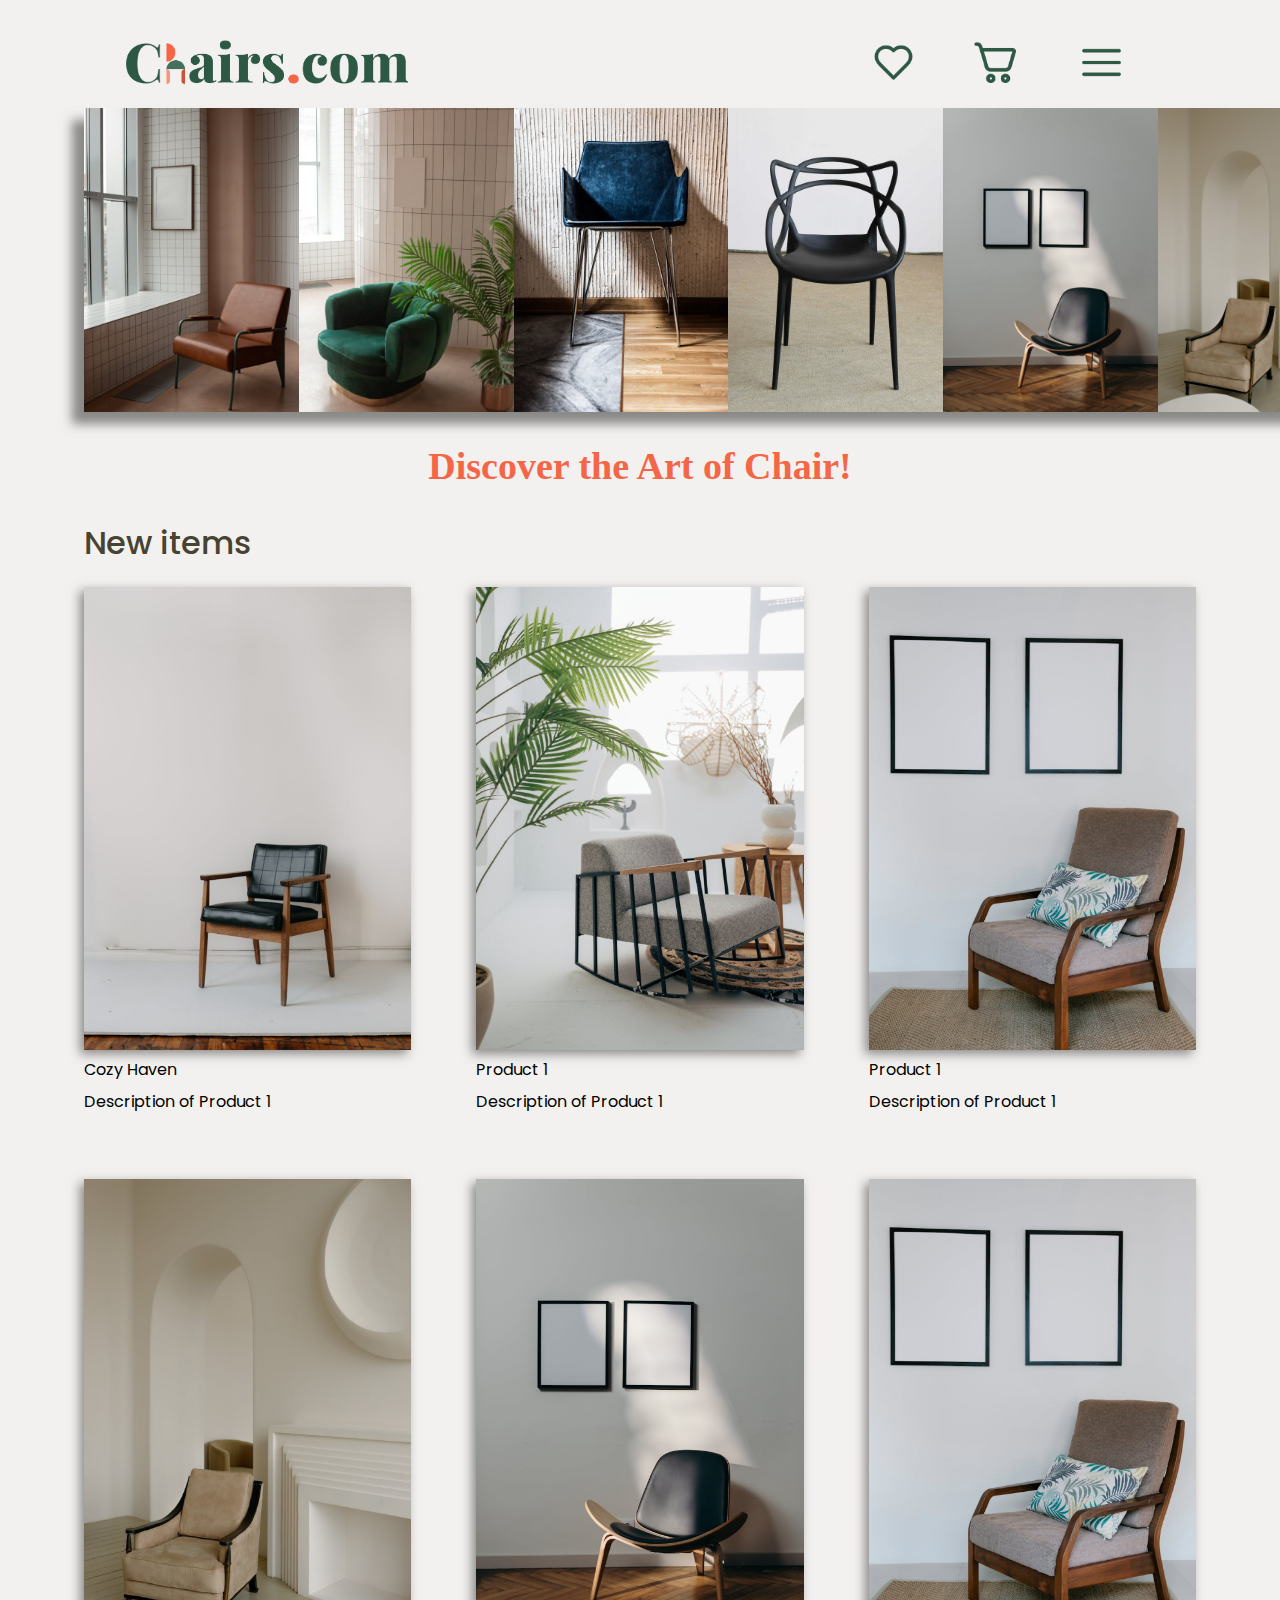
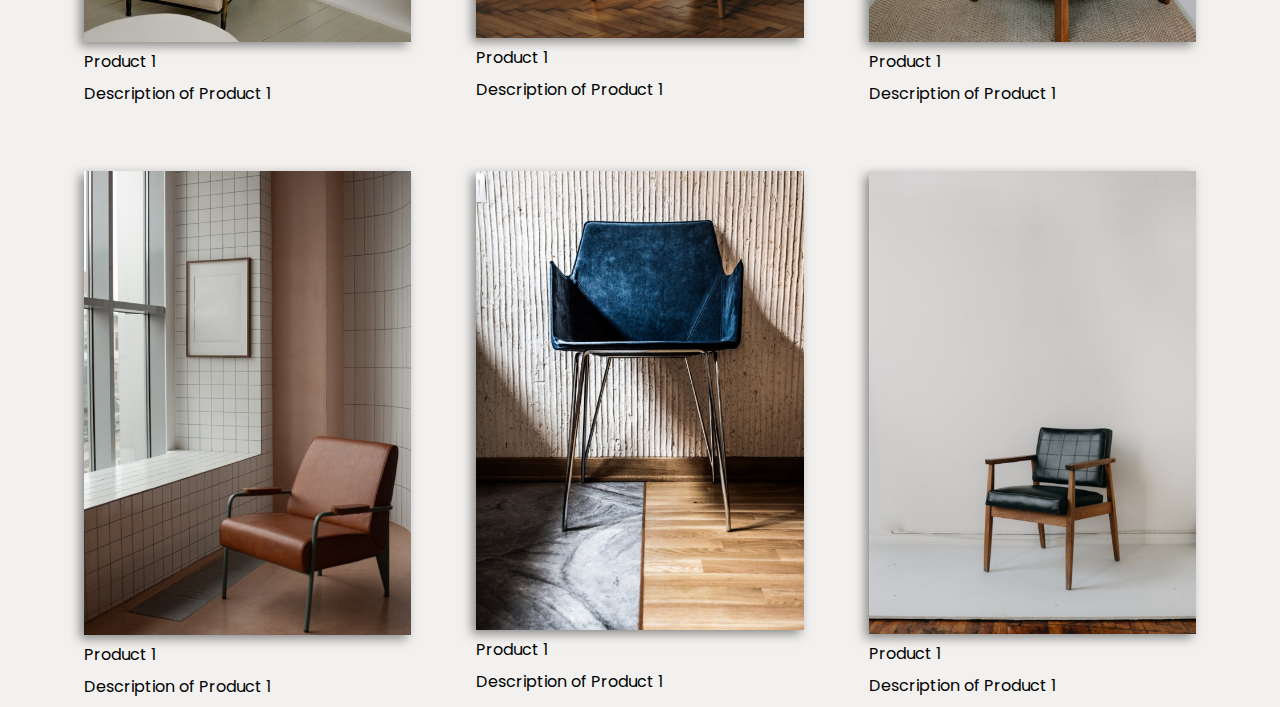
<file: index.html>
<!DOCTYPE html>
<html lang="en">
<head>
    <meta charset="UTF-8">
    <meta name="viewport" content="width=device-width, initial-scale=1.0">
    <title>Document</title>
    <link rel="stylesheet" type="text/css" href="index.css">
    <link rel="stylesheet" href="https://fonts.googleapis.com/css2?family=Poppins:wght@400;700&display=swap">
    <link rel="stylesheet" href="https://fonts.googleapis.com/css2?family=Playfair+Display&display=swap">
    <script>
        document.addEventListener('DOMContentLoaded', function() {
            document.querySelector('.btn-menu').addEventListener('click', function() {
                document.querySelector('.sidebar').classList.toggle('active');
                document.querySelector('.overlay').classList.toggle('active');
            });
            document.querySelector('.overlay').addEventListener('click', function() {
                document.querySelector('.sidebar').classList.remove('active');
                this.classList.remove('active');
            });
            let toggleList = document.querySelectorAll('.toggle-sublist');
            toggleList.forEach(function(item) {
                item.addEventListener('click', function() {
                let sublist = this.querySelector('.sub-list');
                sublist.classList.toggle('opened');
            });
        });
        });
    </script>
</head>
<body>
    <header>
        <nav>
            <div class="menu">
                <ul>
                    <li class="logo">
                        <a href="index.html">
                            <img src="image/icons/logo.png" alt="">
                        </a>
                    </li>
                </ul>
                <ul class="icons">
                    <li><a href="html/favorites.html">
                        <img src="image/icons/favorites.png" alt="">
                    </a></li>
                    <li><a href="html/cart.html">
                        <img src="image/icons/cart.png" alt="">
                    </a></li>
                    <li><a class = 'btn-menu'>
                        <img src="image/icons/menu.png" alt="">
                    </a></li>
                </ul> 
            </div>
            <div class="overlay"></div>
            <div class="sidebar">
                <ul class="main-list">
                    <li class="toggle-sublist">Kategories
                        <ul class="sub-list">
                            <li><a style="text-decoration: none; color: inherit" href="html/catalog.html">Armchairs</a></li>
                            <li>Dining chairs</li>
                            <li>Office chairs</li>
                            <li>Accent chairs</li>
                        </ul>
                    </li>
                    <li><a style="text-decoration: none; color: inherit" href="html/delivery.html">Delivery</a></li>
                    <li><a style="text-decoration: none; color: inherit" href="html/about.html">About us</a></li>
                    <li><a style="text-decoration: none; color: inherit" href="html/contacts.html">Contacts</a></li>
                </ul>
            </div>
        </nav>
    </header>
    
    
    <div class="image-slider-container">
        <div class="image-slider">
            <img src="image/photos/chair1.png" alt="Image 1">
            <img src="image/photos/chair2.png" alt="Image 2">
            <img src="image/photos/chair3.png" alt="Image 3">
            <img src="image/photos/chair4.png" alt="Image 4">
            <img src="image/photos/chair5.png" alt="Image 5">
            <img src="image/photos/chair9.png" alt="Image 6">
        </div>
    </div>

    <div class="tagline-block">
        <h2>Discover the Art of Chair!</h2>
    </div>

    <div class="new-items">
        <div class="top-block">
            <div class="left-element">New items</div>
        </div>
        <div class="product-grid">
            <div class="product">
                <img src="image/photos/chair6.png" alt="Product 1">
                <span>Cozy Haven</span>
                <span>Description of Product 1</span>
            </div>
            <div class="product">
                <img src="image/photos/chair7.png" alt="Product 2">
                <span>Product 1</span>
                <span>Description of Product 1</span>
            </div>
            <div class="product">
                <img src="image/photos/chair8.png" alt="Product 3">
                <span>Product 1</span>
                <span>Description of Product 1</span>
            </div>
            <div class="product">
                <img src="image/photos/chair9.png" alt="Product 4">
                <span>Product 1</span>
                <span>Description of Product 1</span>
            </div>
            <div class="product">
                <img src="image/photos/chair5.png" alt="Product 5">
                <span>Product 1</span>
                <span>Description of Product 1</span>
            </div>
            <div class="product">
                <img src="image/photos/chair8.png" alt="Product 6">
                <span>Product 1</span>
                <span>Description of Product 1</span>
            </div>
            <div class="product">
                <img src="image/photos/chair1.png" alt="Product 6">
                <span>Product 1</span>
                <span>Description of Product 1</span>
            </div>
            <div class="product">
                <img src="image/photos/chair3.png" alt="Product 6">
                <span>Product 1</span>
                <span>Description of Product 1</span>
            </div>
            <div class="product">
                <img src="image/photos/chair6.png" alt="Product 6">
                <span>Product 1</span>
                <span>Description of Product 1</span>
            </div>
        </div>
    </div>

    
</body>
</html>
</file>
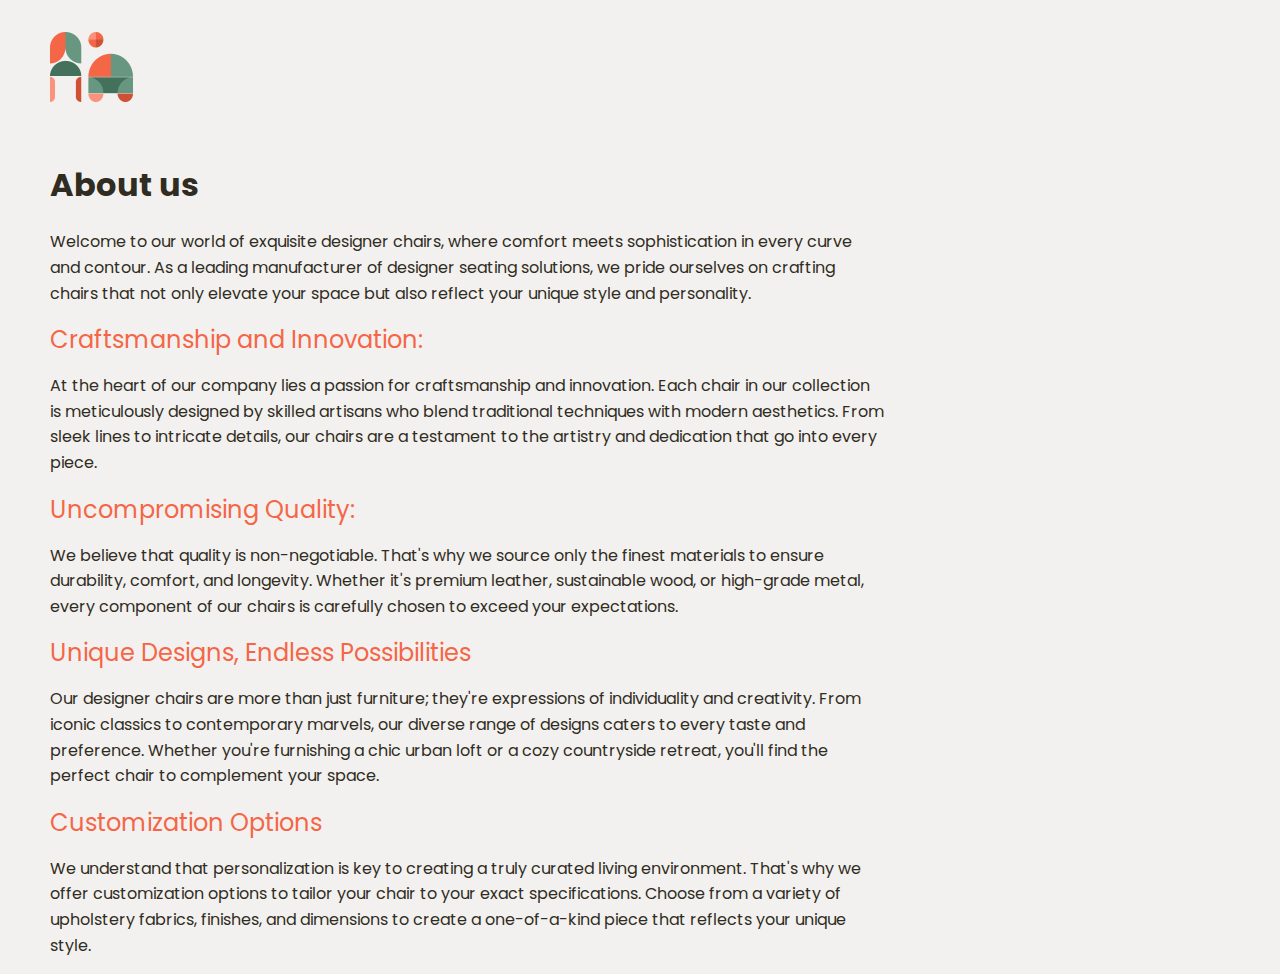
<file: html/about.html>
<!DOCTYPE html>
<html lang="en">
<head>
    <meta charset="UTF-8">
    <meta name="viewport" content="width=device-width, initial-scale=1.0">
    <title>About</title>
    <link rel="stylesheet" type="text/css" href="../css/about.css">
    <link rel="stylesheet" type="text/css" href="../index.css">
    <link rel="stylesheet" href="https://fonts.googleapis.com/css2?family=Poppins:wght@400;700&display=swap">
</head>
<body>
    <header>
        <a href="../index.html">
            <img src="../image/icons/logo2.png" alt="">
        </a>
    </header>
    <main class = "aboutUs">
        <div id="about">
            <h1>About us</h1>
            <p>Welcome to our world of exquisite designer chairs, where comfort meets sophistication in every curve and contour. As a leading manufacturer of designer seating solutions, we pride ourselves on crafting chairs that not only elevate your space but also reflect your unique style and personality.</p>
        </div>
        <div id="craftsmanship">
            <span>Craftsmanship and Innovation:</span>
            <p>At the heart of our company lies a passion for craftsmanship and innovation. Each chair in our collection is meticulously designed by skilled artisans who blend traditional techniques with modern aesthetics. From sleek lines to intricate details, our chairs are a testament to the artistry and dedication that go into every piece.</p>
        </div>
        <div id="quality">
            <span>Uncompromising Quality:</span>
            <p>We believe that quality is non-negotiable. That's why we source only the finest materials to ensure durability, comfort, and longevity. Whether it's premium leather, sustainable wood, or high-grade metal, every component of our chairs is carefully chosen to exceed your expectations.</p>
        </div>
        <div id="designs">
            <span>Unique Designs, Endless Possibilities</span>
            <p>Our designer chairs are more than just furniture; they're expressions of individuality and creativity. From iconic classics to contemporary marvels, our diverse range of designs caters to every taste and preference. Whether you're furnishing a chic urban loft or a cozy countryside retreat, you'll find the perfect chair to complement your space.</p>
        </div>
        <div id="customization">
            <span>Customization Options</span>
            <p>We understand that personalization is key to creating a truly curated living environment. That's why we offer customization options to tailor your chair to your exact specifications. Choose from a variety of upholstery fabrics, finishes, and dimensions to create a one-of-a-kind piece that reflects your unique style.</p>
        </div>
    </main>
</body>
</html>
</file>
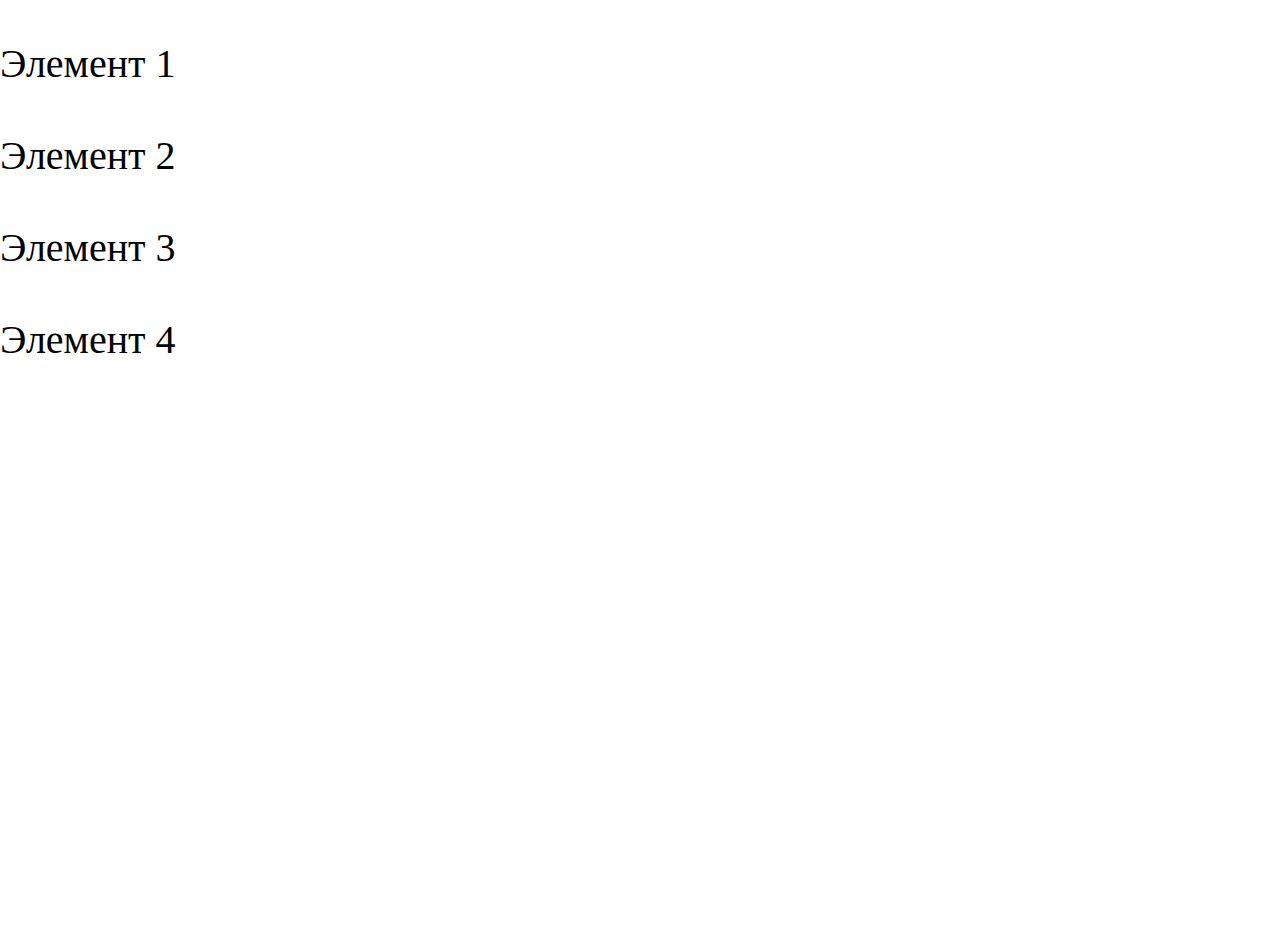
<file: html/cart.html>
<!DOCTYPE html>
<html lang="en">
<head>
    <meta charset="UTF-8">
    <meta name="viewport" content="width=device-width, initial-scale=1.0">
    <title>Список с подсписком</title>
    <link rel="stylesheet" href="../css/cart.css">
    <script>
    document.addEventListener('DOMContentLoaded', function() {
    let toggleList = document.querySelectorAll('.toggle-sublist');
    toggleList.forEach(function(item) {
        item.addEventListener('click', function() {
            var sublist = this.querySelector('.sub-list');
            sublist.classList.toggle('opened');
            });
        });
    });
    </script>
</head>
<body>
    <ul class="main-list">
        <li class="toggle-sublist">Элемент 1
            <ul class="sub-list">
                <li>Подэлемент 1</li>
                <li>Подэлемент 2</li>
                <li>Подэлемент 3</li>
            </ul>
        </li>
        <li>Элемент 2</li>
        <li>Элемент 3</li>
        <li>Элемент 4</li>
    </ul>
</body>
</html>
</file>
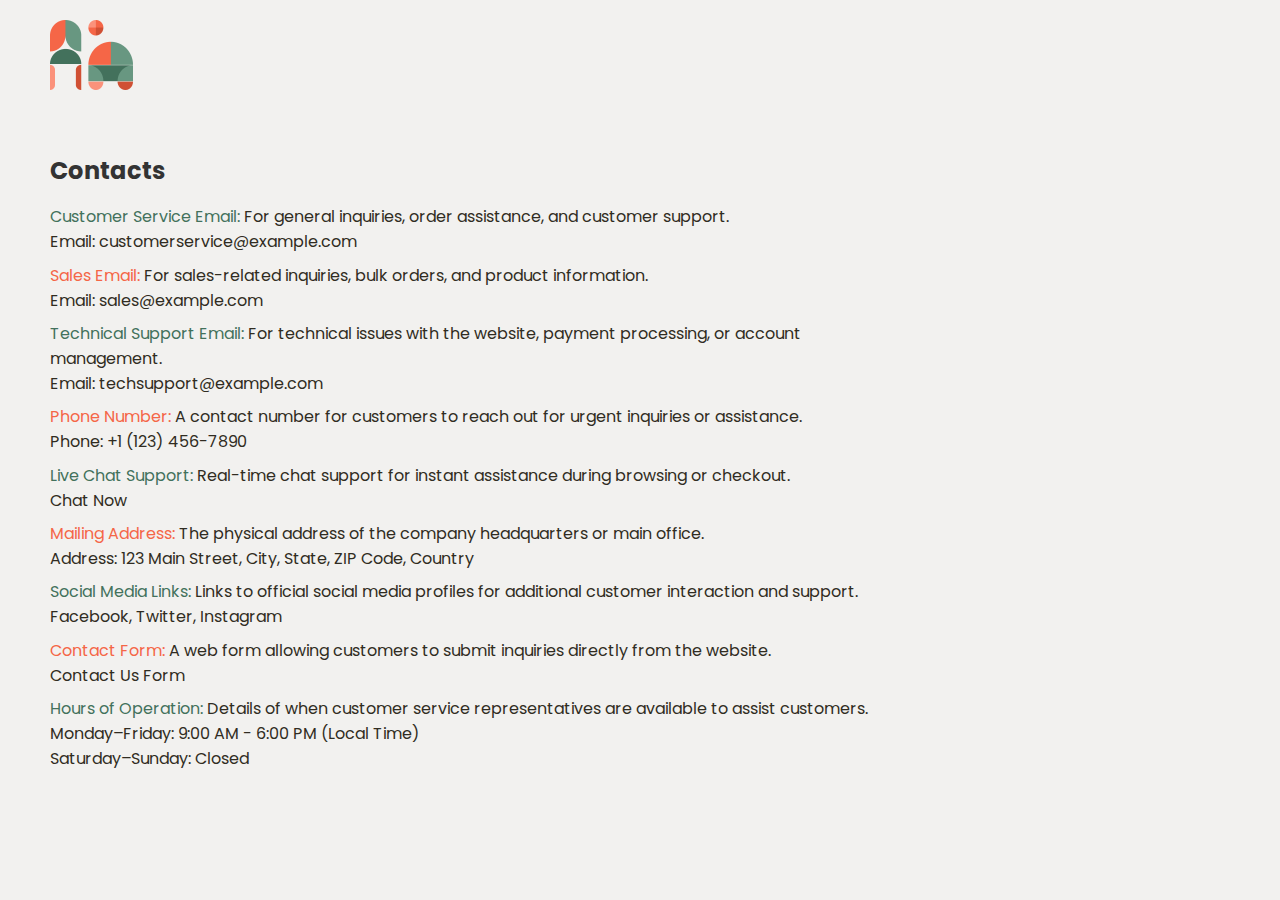
<file: html/contacts.html>
<!DOCTYPE html>
<html lang="en">
<head>
    <meta charset="UTF-8">
    <meta name="viewport" content="width=device-width, initial-scale=1.0">
    <title>Contacts</title>
    <link rel="stylesheet" type="text/css" href="../css/contacts.css">
    <link rel="stylesheet" href="https://fonts.googleapis.com/css2?family=Poppins:wght@400;700&display=swap">
</head>
<body>
    <header>
        <a href="../index.html">
            <img src="../image/icons/logo2.png" alt="">
        </a>
    </header>
    <main class = "contactUs">
        <section id="contacts">
            <h1>Contacts</h1>
            <div class="contact-item">
                <span style="color: #43715C;">Customer Service Email:</span>
                <p>For general inquiries, order assistance, and customer support.<br>Email: <a href="mailto:customerservice@example.com">customerservice@example.com</a></p>
            </div>
            <div class="contact-item">
                <span style="color: #F56647;">Sales Email:</span>
                <p>For sales-related inquiries, bulk orders, and product information.<br>Email: <a href="mailto:sales@example.com">sales@example.com</a></p>
            </div>
            <div class="contact-item">
                <span style="color: #43715C;">Technical Support Email:</span>
                <p>For technical issues with the website, payment processing, or account management.<br>Email: <a href="mailto:techsupport@example.com">techsupport@example.com</a></p>
            </div>
            <div class="contact-item">
                <span style="color: #F56647;">Phone Number:</span>
                <p>A contact number for customers to reach out for urgent inquiries or assistance.<br>Phone: +1 (123) 456-7890</p>
            </div>
            <div class="contact-item">
                <span style="color: #43715C;">Live Chat Support:</span>
                <p>Real-time chat support for instant assistance during browsing or checkout.<br><a href="#">Chat Now</a></p>
            </div>
            <div class="contact-item">
                <span style="color: #F56647;">Mailing Address:</span>
                <p>The physical address of the company headquarters or main office.<br>Address: 123 Main Street, City, State, ZIP Code, Country</p>
            </div>
            <div class="contact-item">
                <span style="color: #43715C;">Social Media Links:</span>
                <p>Links to official social media profiles for additional customer interaction and support.<br>
                    <a href="https://facebook.com">Facebook</a>, 
                    <a href="https://twitter.com">Twitter</a>, 
                    <a href="https://instagram.com">Instagram</a>
                </p>
            </div>
            <div class="contact-item">
                <span style="color: #F56647;">Contact Form:</span>
                <p>A web form allowing customers to submit inquiries directly from the website.<br><a href="#">Contact Us Form</a></p>
            </div>
            <div class="contact-item">
                <span style="color: #43715C;">Hours of Operation:</span>
                <p>Details of when customer service representatives are available to assist customers.<br>Monday–Friday: 9:00 AM - 6:00 PM (Local Time)<br>Saturday–Sunday: Closed</p>
            </div>
        </section>
    </main>
</body>
</html>
</file>
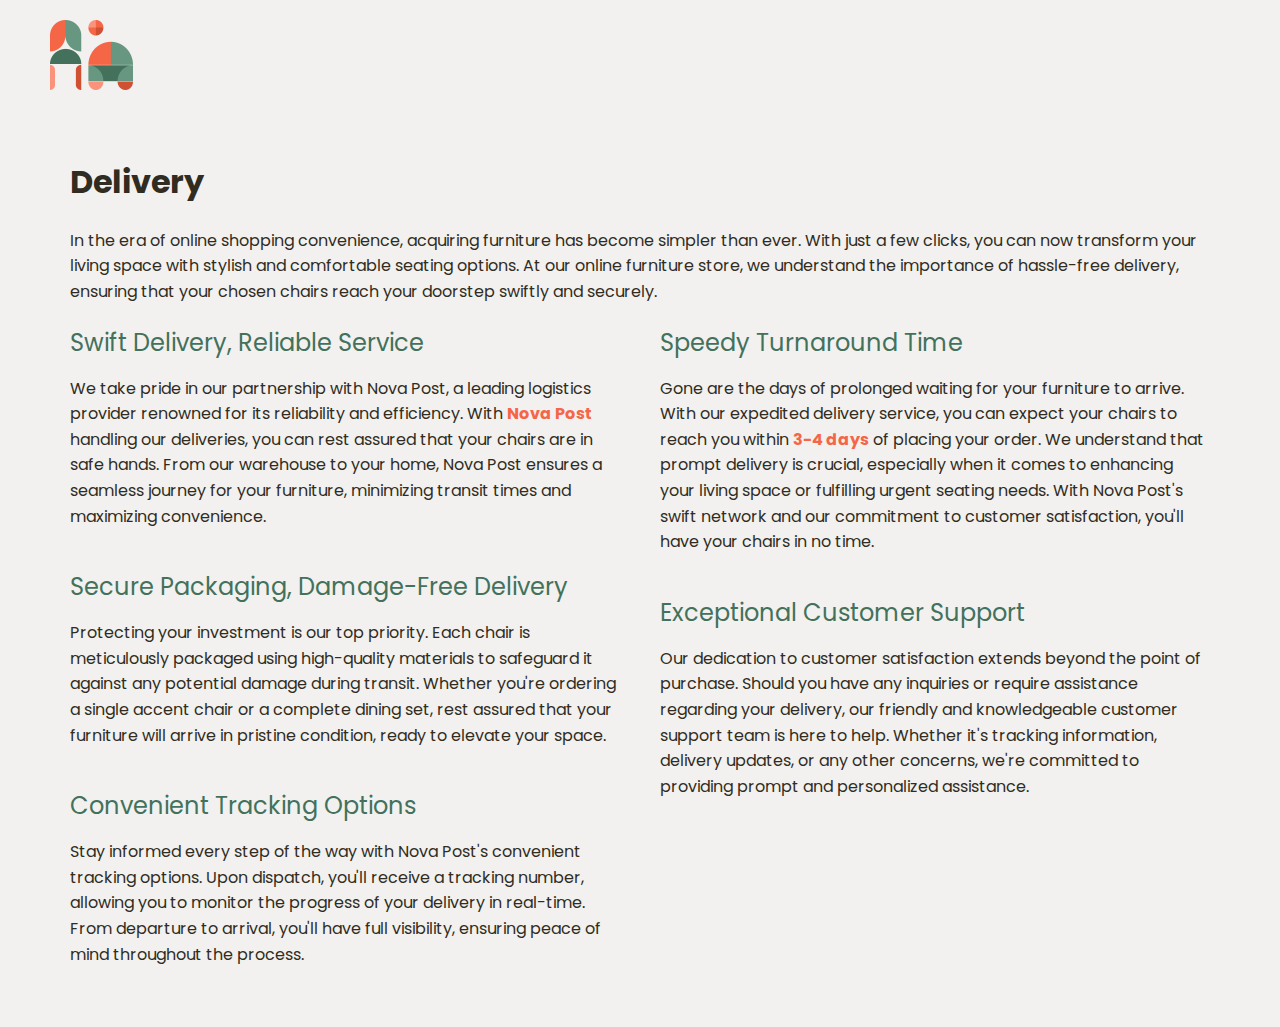
<file: html/delivery.html>
<!DOCTYPE html>
<html lang="en">
<head>
    <meta charset="UTF-8">
    <meta name="viewport" content="width=device-width, initial-scale=1.0">
    <title>Delivery</title>
    <link rel="stylesheet" type="text/css" href="../css/delivery.css">
    <link rel="stylesheet" href="https://fonts.googleapis.com/css2?family=Poppins:wght@400;700&display=swap">
</head>
<body>
    <header>
        <a href="../index.html">
            <img src="../image/icons/logo2.png" alt="">
        </a>
    </header>
    <main>
        <section class="delivery-section">
            <div style="padding-left: 20px;">
                <h1>Delivery</h1>
                <p>In the era of online shopping convenience, acquiring furniture has become simpler than ever. With just a few clicks, you can now transform your living space with stylish and comfortable seating options. At our online furniture store, we understand the importance of hassle-free delivery, ensuring that your chosen chairs reach your doorstep swiftly and securely.</p>
            </div>
            <div class="columns">
                <div class="column">
                    <div>
                        <span>Swift Delivery, Reliable Service</span>
                        <p>We take pride in our partnership with Nova Post, a leading logistics provider renowned for its reliability and efficiency. With <span style="color: #F56647; font-size: 16px; font-weight: bold;">Nova Post</span> handling our deliveries, you can rest assured that your chairs are in safe hands. From our warehouse to your home, Nova Post ensures a seamless journey for your furniture, minimizing transit times and maximizing convenience.</p>
                    </div>
                    <div>
                        <span>Secure Packaging, Damage-Free Delivery</span>
                        <p>Protecting your investment is our top priority. Each chair is meticulously packaged using high-quality materials to safeguard it against any potential damage during transit. Whether you're ordering a single accent chair or a complete dining set, rest assured that your furniture will arrive in pristine condition, ready to elevate your space.</p>
                    </div>
                    <div>
                        <span>Convenient Tracking Options</span>
                        <p>Stay informed every step of the way with Nova Post's convenient tracking options. Upon dispatch, you'll receive a tracking number, allowing you to monitor the progress of your delivery in real-time. From departure to arrival, you'll have full visibility, ensuring peace of mind throughout the process.</p>
                    </div>
                </div>
                <div class="column">
                    <div>
                        <span>Speedy Turnaround Time</span>
                        <p>Gone are the days of prolonged waiting for your furniture to arrive. With our expedited delivery service, you can expect your chairs to reach you within <span style="color: #F56647; font-size: 16px; font-weight: bold;">3-4 days</span> of placing your order. We understand that prompt delivery is crucial, especially when it comes to enhancing your living space or fulfilling urgent seating needs. With Nova Post's swift network and our commitment to customer satisfaction, you'll have your chairs in no time.</p>
                    </div>
                    <div>
                        <span>Exceptional Customer Support</span>
                        <p>Our dedication to customer satisfaction extends beyond the point of purchase. Should you have any inquiries or require assistance regarding your delivery, our friendly and knowledgeable customer support team is here to help. Whether it's tracking information, delivery updates, or any other concerns, we're committed to providing prompt and personalized assistance.</p>
                    </div>
                </div>
            </div>
        </section>
    </main>
</body>
</html>
</file>
<file: index.css>
body {
    background-color: #F2F1EF;
    background-size: cover;
    background-repeat: no-repeat;
    overflow-x: hidden;
}

li {
    list-style-type: none;
}

header {
    height: 100px;
}

.menu {
    display: flex ;
    align-items: center;
    justify-content: space-between;
    list-style-type: none;
    padding: 15px 6% 10px;
    height: 100%;
}

.icons {
    display: flex ;
    align-items: center;
    justify-content: flex-end;
    list-style-type: none;
}

.icons li {
    margin-right: 0;
}

.menu li a img {
    max-width: 40%;
    cursor: pointer;
}

.sidebar {
    position: fixed;
    top: 0;
    right: -350px;
    width: 350px;
    height: 100%;
    background-color: #C4C0B3;
    transition: right 0.3s ease;
    z-index: 1001;
}

.sidebar.active {
    right: 0;
}

.sidebar ul {
    list-style: none;
    padding: 0;
}

.sidebar ul li {
    padding: 10px;
}

.overlay {
    position: fixed;
    top: 0;
    left: 0;
    width: 100%;
    height: 100%;
    background-color: rgba(0, 0, 0, 0.5);
    display: none;
    z-index: 1000;
}

.overlay.active {
    display: block;
}

.main-list {
    list-style-type: none;
    margin-left: 10%;
    padding: 0;
}

.main-list > li {
    margin-bottom: 5vh;
    font-family: 'Playfair Display', serif;
    font-weight: 800;
    font-size: 40px;
    color: #302C22;
    position: relative;
    cursor: pointer;
}

.sub-list {
    list-style-type: none;
    padding: 0;
    font-size: 32px;
    font-family: 'Poppins', sans-serif;
    font-weight: bold;
    margin-top: 2vh;
    margin-left: 1vh;
    display: none;
    color: #474231;
}

.sub-list li {
    margin-bottom: 2vh;
    cursor: pointer;
    
}

.sub-list.opened {
    display: block;
}

.image-slider-container {
    margin-left: 6%;
    width: 100%;
    overflow: hidden;
    box-shadow: -12px 12px 10px rgba(34, 34, 34, 0.5);
}

.image-slider {
    display: flex;
    animation: scroll 10s linear infinite;

    
}

.image-slider img {
    max-width: 17%;
    height: auto;
    
}

.tagline-block {
    text-align: center;
    margin-top: 30px; 
    margin-bottom: 20px;
}

.tagline-block h2 {
    font-size: 38px; 
    color: #F56647; 

}

.new-items {
    margin-left: 6%;
    margin-right: 6%;
    max-width: 100%;
}

.top-block {
    display: flex;
    justify-content: space-between;
    align-items: center;
    margin-top: 20px; 
}

.left-element {
    font-size: 32px; 
    font-family: "Poppins";
    font-weight: 500;
    color: #474231;
}

.right-element {
    display: flex;
    justify-content: right;
    align-items: flex-end;
    font-size: 30px; 
    gap: 6px;
}

.right-element img {
    max-width: 14%;
    height: 14%;
    margin-bottom: 2%;
}

#sort-options {
    display: none;
    position: absolute;
    padding: 5px 0;
    margin-top: 5px;
    list-style: none;
}

#sort-options li {
    padding: 5px 10px;
    cursor: pointer;
}

#sort-options li:hover {
    background-color: #f0f0f0;
}

.product-grid {
    display: grid;
    margin-top: 20px;
    grid-template-columns: repeat(auto-fit, minmax(240px, 1fr)); 
    gap: 65px; 
}

.product {
    display: flex;
    flex-direction: column;
    align-items: flex-start;
    text-align: center;
    cursor: pointer;
}

.product img {
    max-width: 100%;
    height: auto;
    box-shadow: -4px 4px 10px rgba(34, 34, 34, 0.5);
    
}



.product span {
    font-size: 16px;
    font-family: 'Poppins', sans-serif;
    margin-top: 7px;
}

.product button {
    margin-top: 10px;
}

@media screen and (max-width: 768px) {


    .image-slider-container {
        display: none;
    }

    .menu li a img {
        max-width: 85%;
    }
}
</file>
<file: css/about.css>
body {
    font-family: 'Poppins', sans-serif;
    margin: 0;
    padding: 0;
    background: #F2F1EF;
    color: #333333;
}

header {
    display: flex;
    justify-content: space-between;
    align-items: center;
    padding: 20px 50px;
    background-color: #F2F1EF;
}

header img {
    max-width: 50%;
    height: auto;
}

main {
    padding: 0 50px 0;
}

section {
    margin-bottom: 40px;
}

h1 {
    font-size: 32px;
    margin-bottom: 20px;
    color: #302C22;
}

span {
    font-size: 24px;
    margin-bottom: 15px;
    color: #F56647;
}

p {
    font-size: 16px;
    color: #302C22;
    line-height: 1.6;
}

.aboutUs {
    margin-right: 27%;
}

@media (max-width: 768px) {
    header, main {
        padding: 20px;
    }
}
</file>
<file: css/cart.css>
body, html {
    height: 100%;
    margin: 0;
    font-family: 'Playfair Display', serif;
    font-size: 40px;
}

.main-list {
    list-style-type: none;
    padding: 0;
}

.main-list li {
    margin-bottom: 5vh;
    position: relative;
}

.sub-list {
    list-style-type: none;
    padding: 0;
    font-size: 32px;
    font-family: 'Poppins', sans-serif;
    margin-top: 2vh;
    display: none;
}

.sub-list li {
    margin-bottom: 2vh;
}

.sub-list.opened {
    display: block;
}
</file>
<file: css/contacts.css>
body {
    font-family: 'Poppins', sans-serif;
    margin: 0;
    padding: 0;
    background: #F2F1EF;
    color: #333;
}

header {
    display: flex;
    justify-content: space-between;
    align-items: center;
    padding: 20px 50px;
    background-color: #F2F1EF;
}

header img {
    max-width: 50%;
    height: auto;
}

main {
    padding: 20px 50px;
}

#contacts h1 {
    font-size: 24px;
    color: #333;
}

.contact-item span {
    font-size: 16px;
    color: #333;
}

.contact-item p {
    font-size: 16px;
    color: #302C22;
    margin-bottom: 20px;
}

a {
    color: #302C22;
    text-decoration: none;
}

a:hover {
    text-decoration: underline;
}

.contact-item span, .contact-item p {
    display: inline;
    vertical-align: top;
}

#contacts > div {
    margin-bottom: 1%;
}

.contactUs {
    margin-right: 27%;
}

@media (max-width: 768px) {
    header, main {
        padding: 20px;
    }
}
</file>
<file: css/delivery.css>
body {
    font-family: 'Poppins', sans-serif;
    margin: 0;
    padding: 0;
    background: #F2F1EF;
    color: #333;
}

header {
    display: flex;
    justify-content: space-between;
    align-items: center;
    background-color: #F2F1EF;
    padding: 20px 50px;
}

header img {
    max-width: 50%;
    height: auto;
}

main {
    padding: 20px 50px;
}

.delivery-section h1 {
    font-size: 32px;
    color: #302C22;
}

.columns {
    display: flex;
    justify-content: space-between;
}

.column {
    flex: 1;
    padding: 0 20px;
}

.column div span {
    font-size: 24px;
    color: #43715C;
}

p {
    font-size: 16px;
    color: #302C22;
    margin-bottom: 20px;
    line-height: 1.6;
}

.column div {
    margin-bottom: 40px;
}
</file>
